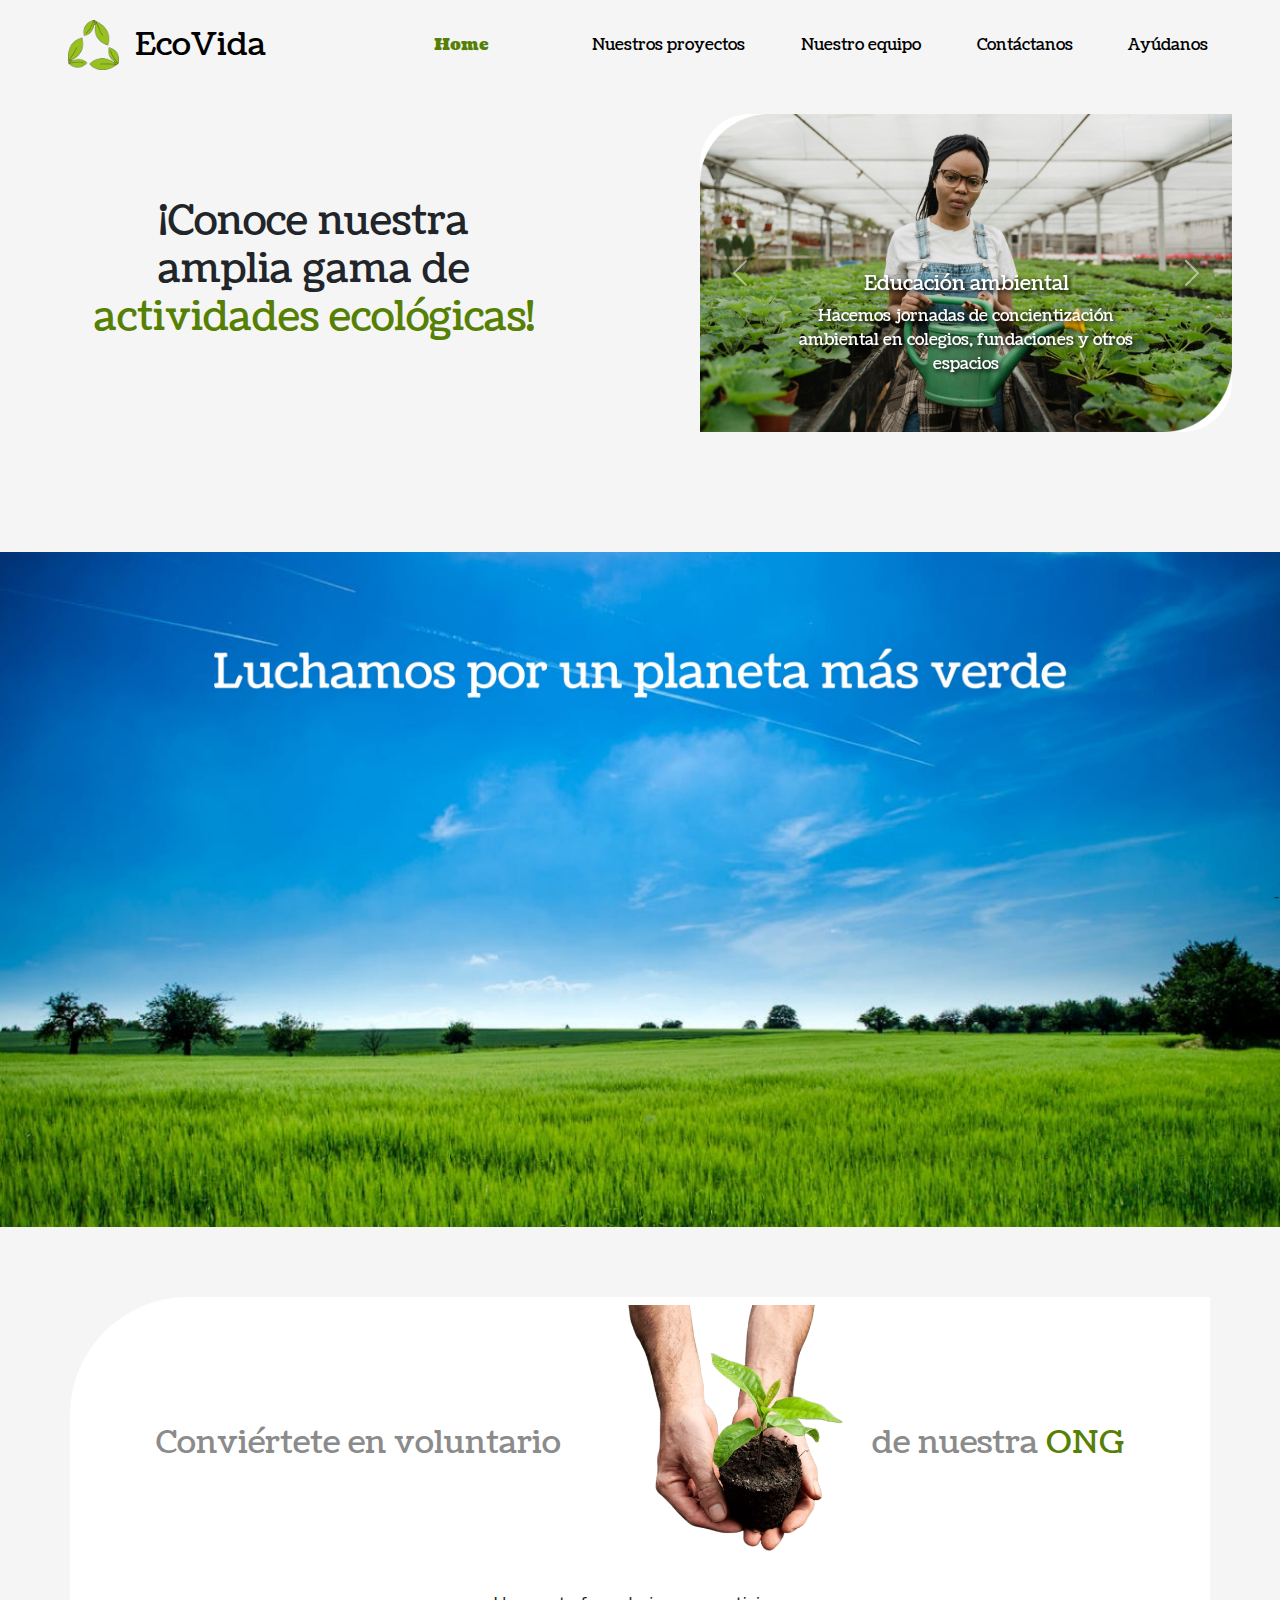
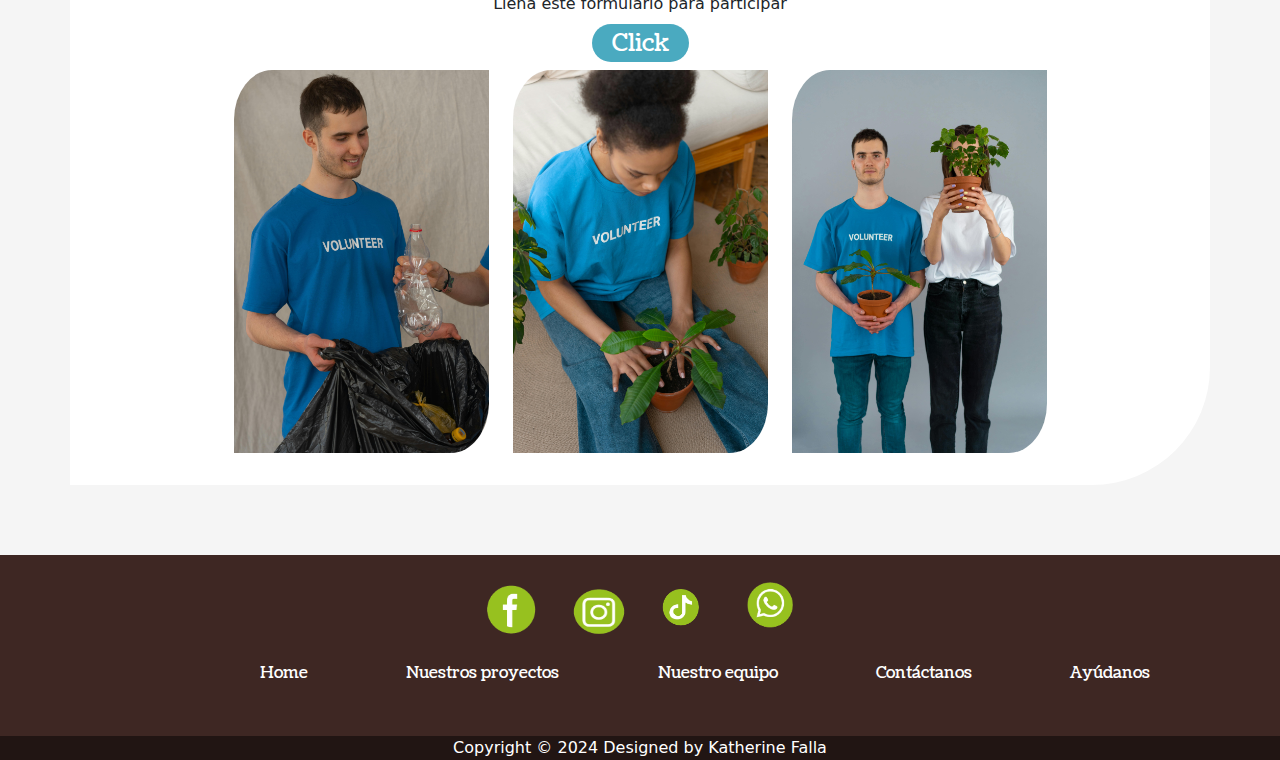
<file: index.html>
<!DOCTYPE html>
<html lang="en">
<head>
    <meta charset="UTF-8">
    <meta name="viewport" content="width=device-width, initial-scale=1.0">
    <title>Home</title>
    <link rel="icon" href="./img/favicon.ico">
    <link rel="stylesheet" href="./css/estiloshome.css">
    <link rel="stylesheet" href="./css/bootstrap.min (1).css">
    <style>
        @import url('https://fonts.googleapis.com/css2?family=Coustard:wght@400;900&display=swap');
        </style>
</head>
<body>
<!--Inicio de Navbar-->
<nav class="navbar navbar-expand-lg navbar-light bg-light bg-transparent w-100">
  <div class="container-fluid">
    <div class="logo-container d-inline-flex align-items-center mx-xl-5 mx-lg-4 mx-md-3 mx-sm-2 p-2">
      <img src="./img/vectores/Imagotipo_EcoVida.png" alt="Imagotipo de Ecovida hecho por Katherine Falla" style="max-width: 120px;" class="img-fluid w-25">
      <a class="navbar-brand fs-2 mx-3" href="#">EcoVida</a>
    </div>
    <button class="navbar-toggler" type="button" data-bs-toggle="collapse" data-bs-target="#navbarBasic" aria-controls="navbarBasic" aria-expanded="false" aria-label="Toggle navigation" style="border: none; margin-right: 15px;">
      <span class="navbar-toggler-icon" style="color: #568005; border-radius: 1px;"></span>
    </button>
    <div class="container d-flex col-9 justify-content-center"> 
      <div class="collapse navbar-collapse w-100" id="navbarBasic">
        <ul class="navbar-nav w-100 d-flex justify-content-evenly"> 
          <li class="nav-item active px-lg-4 px-xl-5">
            <a class="nav-link active" aria-current="page" href="./index.htm" target="_blank">Home</a>
          </li>
          <li class="nav-item">
            <a class="nav-link" href="./proyectos.html" target="_blank" tabindex="-1" aria-disabled="true">Nuestros proyectos</a>
          </li>
          <li class="nav-item">
            <a class="nav-link" href="./equipo.html" target="_blank" tabindex="-1" aria-disabled="true">Nuestro equipo</a>
          </li>
          <li class="nav-item">
            <a class="nav-link" href="./contacto.html" target="_blank" tabindex="-1" aria-disabled="true">Contáctanos</a>
          </li>
          <li class="nav-item">
            <a class="nav-link" href="./Ayudanos.html" target="_blank" tabindex="-1" aria-disabled="true">Ayúdanos</a>
          </li>
        </ul>
      </div>
    </div>
  </div>
</nav>
<!--Fin de Navbar-->
<main>
<!-- Inicio contenedor uno --> 
<div class="container_uno mb-5">
  <div class="row">
    <div class="col-lg-6 d-flex align-items-center justify-content-center mb-4 mb-lg-0">
      <h1 class="text-center mx-2">
        ¡Conoce nuestra <br> amplia gama de <br> <span class="verdeoscuro">actividades ecológicas!</span>
      </h1>
    </div>
    <div class="col-lg-6 d-flex justify-content-center">
      
<!-- Inicio carrusel uno -->
      <div id="carouselWithCaptions" class="carousel slide mx-2 mx-sm-5 my-4" data-bs-ride="carousel" style="max-width: 100%;">

        <div class="carousel-inner">
          <div class="carousel-item active">
            <img src="./img/Inicio_uno.jpg" class="d-block w-100 borde-redondo" alt="Slide 1">
            <div class="carousel-caption d-none d-sm-block">
              <h5 class="coustard">Educación ambiental</h5>
              <p>Hacemos jornadas de concientización ambiental en colegios, fundaciones y otros espacios</p>
            </div>
          </div>
          <div class="carousel-item">
            <img src="./img/Inicio_2.jpg" class="d-block w-100 borde-redondo" alt="Slide 2">
            <div class="carousel-caption d-none d-sm-block">
              <h5 class="coustard">Reforestación</h5>
              <p>Únete a nuestra ONG y ayúdanos a recuperar los ecosistemas naturales a través de nuestros proyectos de reforestación.</p>
            </div>
          </div>
          <div class="carousel-item">
            <img src="./img/Inicio_tres.jpg" class="d-block w-100 borde-redondo" alt="Slide 3">
            <div class="carousel-caption d-none d-sm-block">
              <h5 class="coustard">Reciclaje</h5>
              <p>Únete a nuestros proyectos de reciclaje y ayuda a cuidar el planeta.</p>
            </div>
          </div>
        </div>
        <a class="carousel-control-prev" href="#carouselWithCaptions" role="button" data-bs-slide="prev">
          <span class="carousel-control-prev-icon" aria-hidden="true"></span>
          <span class="visually-hidden">Previous</span>
        </a>
        <a class="carousel-control-next" href="#carouselWithCaptions" role="button" data-bs-slide="next">
          <span class="carousel-control-next-icon" aria-hidden="true"></span>
          <span class="visually-hidden">Next</span>
        </a>
      </div>
<!-- Fin carrusel uno -->
    </div>
  </div>
</div>
<!-- Fin contenedor uno -->
  <div class="w-100 h-100 mt-5"><img src="./img/Inicio_fondo.jpg" class="w-100 h-100 mt-5 animacion" alt="Paisaje verde"></div><!-- Imagen grande -->


<!-- Segundo contenedor -->
<div class="container align-items-center justify-content-center pb-2 pt-sm-2 blanco">
  <div class="row align-items-center justify-content-center blanco">
    <div class="d-none d-lg-flex align-items-center justify-content-center">
      <h2 class="gris text-center">
        Conviértete en voluntario <img src="./img/inicio_manos_plantita.png" alt="Manos con una plantita" class="mx-2 w-25 h-25"> de nuestra <span class="verdeoscuro">ONG</span>
      </h2>
    </div>
    <div class="d-md-flex d-lg-none w-100">
      <div class="row w-100">
        <div class="col-md-6 d-flex align-items-center justify-content-center">
          <h2 class="gris text-center">
            Conviértete en voluntario de nuestra <span class="verdeoscuro">ONG</span>
          </h2>
        </div>
        <div class="col-md-6 d-flex align-items-center justify-content-center">
          <img src="./img/inicio_manos_plantita.png" alt="Manos con una plantita" class="img-fluid d-none d-md-flex d-lg-none" style="width: 100%;">
        </div>
      </div>
    </div>
  </div>
  
  <div class="container text-center"></div>
  <p class="text-center">Llena este formulario para participar</p>
  <div class="d-flex justify-content-center mt-4">   <button type="button" class="btn-inscribirse"> <a href="./contacto.html" target="_blank" class="text-decoration-none">Click</a></button> <!-- Botón de inscribirse -->
</div>
<div class="container d-flex pb-4">
  <div class="row justify-content-center mt-4">
      <img src="./img/inicio_voluntario_uno.jpg" alt="Voluntario de Ecovida" class="col-3 img-fluid img-size col-md-4 col-lg-3 mb-3 mb-lg-0 borde-redondo">
      <img src="./img/inicio_voluntario_dos.jpg" alt="Voluntario de Ecovida" class="col-3 img-fluid img-size col-md-4 col-lg-3 mb-3 mb-lg-0 borde-redondo">
      <img src="./img/inicio_voluntario_tres.jpg" alt="Voluntario de Ecovida" class="col-3 img-fluid img-size col-12 col-md-4 col-lg-3 d-none d-md-block borde-redondo">
  </div>
</div>
</div>
<!-- Fin Segundo contenedor -->

</main>
<!-- Footer -->
<footer class="footer">
  <div class="container">
    <div class="d-flex justify-content-center mb-3">
      <div class="contenedor d-flex align-items-center">
        <a href="https://www.facebook.com/?locale=es_LA" target="_blank"><img src="./img/logo_de_facebook-removebg-preview.png" class="h-100 w-100" alt="logo de facebook"></a>  
        <a href="https://www.instagram.com/" target="_blank"><img src="./img/logo_instagram-removebg-preview.png" class="h-100 w-100" alt="logo de instagram"></a> 
         <a href="https://www.tiktok.com/es/" target="_blank"><img src="./img/logo_tiktok-removebg-preview.png" class="h-100 w-100" alt="logo de tik tok"></a> 
         <a href="https://web.whatsapp.com/" target="_blank"><img src="./img/logo_whatsapp-removebg-preview.png" class="h-100 w-100" alt="logo de WhatsApp"></a> 
      </div>
    </div>
    <div class="d-flex  mb-3">
      <ul class="d-flex w-100 mx-5 ">
        <li class="nav-item"></li>
          <a class="nav-link text-decoration-none" href="./index.html" target="_blank" tabindex="-1" aria-disabled="true">Home</a>
        </li>
        <li class="nav-item">
          <a class="nav-link text-decoration-none" href="./proyectos.html" target="_blank" tabindex="-1" aria-disabled="true">Nuestros proyectos</a>
        </li>
        <li class="nav-item">
          <a class="nav-link text-decoration-none" href="./equipo.html" target="_blank" tabindex="-1" aria-disabled="true">Nuestro equipo</a>
        </li>
        <li class="nav-item">
          <a class="nav-link text-decoration-none" href="./contacto.html" target="_blank" tabindex="-1" aria-disabled="true">Contáctanos</a>
        </li>
        <li class="nav-item">
          <a class="nav-link text-decoration-none" href="./Ayudanos.html" target="_blank" tabindex="-1" aria-disabled="true">Ayúdanos</a>
        </li>
      </ul>
    </div>
  </div>
</footer>
<!-- Fin footer -->
<div class="d-flex justify-content-center cafeo">
  <p class="mb-0">Copyright &COPY; 2024 Designed by Katherine Falla</p>
</div>
    <script src="./js/bootstrap.bundle.min (1).js"></script>
</body>
</html>
</file>
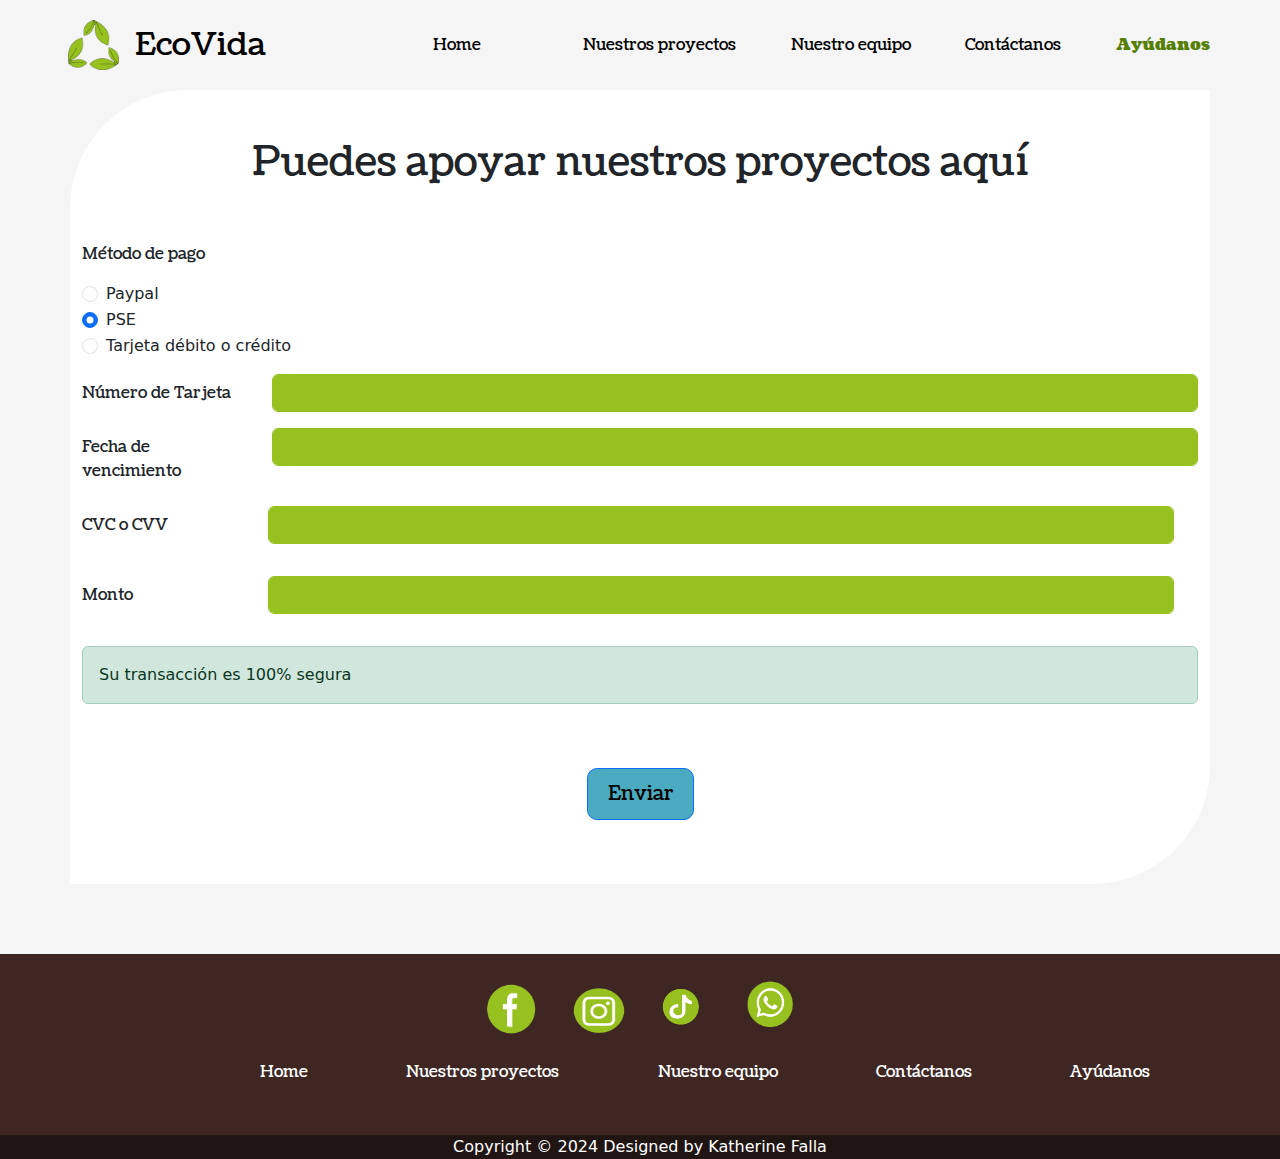
<file: Ayudanos.html>
<!DOCTYPE html>
<html lang="en">
<head>
    <meta charset="UTF-8">
    <meta name="viewport" content="width=device-width, initial-scale=1.0">
    <title>Contáctanos</title>
    <link rel="icon" href="./img/favicon.ico">
    <link rel="stylesheet" href="./css/estilosayuda.css">
    <link rel="stylesheet" href="./css/bootstrap.min (1).css">
    <style>
        @import url('https://fonts.googleapis.com/css2?family=Coustard:wght@400;900&display=swap');
        </style>
</head>
<body>
<!--Inicio de Navbar-->
<nav class="navbar navbar-expand-lg navbar-light bg-light bg-transparent w-100">
  <div class="container-fluid">
    <div class="logo-container d-inline-flex align-items-center mx-xl-5 mx-lg-4 mx-md-3 mx-sm-2 p-2">
      <img src="./img/vectores/Imagotipo_EcoVida.png" alt="Imagotipo de Ecovida hecho por Katherine Falla" style="max-width: 120px;" class="img-fluid w-25">
      <a class="navbar-brand fs-2 mx-3" href="#">EcoVida</a>
    </div>
    <button class="navbar-toggler" type="button" data-bs-toggle="collapse" data-bs-target="#navbarBasic" aria-controls="navbarBasic" aria-expanded="false" aria-label="Toggle navigation" style="border: none; margin-right: 15px;">
      <span class="navbar-toggler-icon" style="color: #568005; border-radius: 1px;"></span>
    </button>
    <div class="container d-flex col-9 justify-content-center"> 
      <div class="collapse navbar-collapse w-100" id="navbarBasic">
        <ul class="navbar-nav w-100 d-flex justify-content-evenly"> 
          <li class="nav-item active px-lg-4 px-xl-5">
            <a class="nav-link" aria-current="page" href="./index.html">Home</a>
          </li>
          <li class="nav-item">
            <a class="nav-link" href="./proyectos.html" tabindex="-1" aria-disabled="true">Nuestros proyectos</a>
          </li>
          <li class="nav-item">
            <a class="nav-link" href="./equipo.html" tabindex="-1" aria-disabled="true">Nuestro equipo</a>
          </li>
          <li class="nav-item">
            <a class="nav-link" href="./contacto.html" tabindex="-1" aria-disabled="true">Contáctanos</a>
          </li>
          <li class="nav-item">
            <a class="nav-link active" href="./Ayudanos.html" tabindex="-1" aria-disabled="true">Ayúdanos</a>
          </li>
        </ul>
      </div>
    </div>
  </div>
</nav>
<!--Fin de Navbar-->
<main>
<!--Inicio de contenedor-->
<div class="centro d-flex justify-content-center">
  <div class="container blanco w-100 mx-md-2 mx-lg3 mx-xl-4">
    <div class="col-12"> <h1 class="text-center p-5 coustard" >Puedes apoyar nuestros proyectos aquí</h1></div>
      <p class="coustard" >Método de pago</p>
      <div class="form-check">
          <input class="form-check-input" type="radio" name="radioDefault" id="formRadioDefault">
          <label class="form-check-label" for="formRadioDefault">Paypal</label>
        </div>
        <div class="form-check">
          <input class="form-check-input" type="radio" name="radioDefault" id="formRadioChecked" checked="">
          <label class="form-check-label" for="formRadioChecked">PSE</label>
        </div>
        <div class="form-check">     
          <input class="form-check-input coustard" type="radio" name="radioDefault" id="formRadioChecked">
          <label class="form-check-label" for="formRadioChecked">Tarjeta débito o crédito</label></div>
        <div class="row mb-3 my-3">
          <label for="inputEmail3" class="col-sm-2 col-form-label coustard">Número de Tarjeta</label>
          <div class="col-sm-10">
            <input type="email" class="form-control input-verde" id="inputEmail3">
          </div>
        </div>
        <div class="row mb-3 my-3">
          <label for="inputPassword3" class="col-sm-2 col-form-label coustard">Fecha de vencimiento</label>
          <div class="col-sm-10">
            <input type="password" class="form-control input-verde" id="inputPassword3">
          </div>
          <div class="row mb-3 my-3">
              <label for="inputEmail3" class="col-sm-2 col-form-label coustard">CVC o CVV</label>
              <div class="col-sm-10">
                <input type="email" class="form-control input-verde" id="inputEmail3">
              </div>
            </div>
            <div class="row mb-3 my-3">
              <label for="inputPassword3" class="col-sm-2 col-form-label coustard">Monto</label>
              <div class="col-sm-10">
                <input type="password" class="form-control input-verde" id="inputPassword3">
              </div>
            </div>
        </div>
        <div class="alert alert-success" role="alert">
          Su transacción es 100% segura
        </div>
        <div class="d-flex justify-content-center mx-3 my-5"> <button type="submit" class="btn btn-primary my-3 mx-auto">Enviar</button></div>
        </div>
</div>
<!--Fin de contenedor-->       


</main>
<!-- Footer -->
<footer class="footer">
  <div class="container">
    <div class="d-flex justify-content-center mb-3">
      <div class="contenedor d-flex align-items-center">
        <a href="https://www.facebook.com/?locale=es_LA" target="_blank"><img src="./img/logo_de_facebook-removebg-preview.png" class="h-100 w-100" alt="logo de facebook"></a>  
        <a href="https://www.instagram.com/" target="_blank"><img src="./img/logo_instagram-removebg-preview.png" class="h-100 w-100" alt="logo de instagram"></a> 
         <a href="https://www.tiktok.com/es/" target="_blank"><img src="./img/logo_tiktok-removebg-preview.png" class="h-100 w-100" alt="logo de tik tok"></a> 
         <a href="https://web.whatsapp.com/" target="_blank"><img src="./img/logo_whatsapp-removebg-preview.png" class="h-100 w-100" alt="logo de WhatsApp"></a> 
      </div>
    </div>
    <div class="d-flex  mb-3">
      <ul class="d-flex w-100 mx-5 ">
        <li class="nav-item"></li>
          <a class="nav-link text-decoration-none" href="./index.html" tabindex="-1" aria-disabled="true">Home</a>
        </li>
        <li class="nav-item">
          <a class="nav-link text-decoration-none" href="./proyectos.html" tabindex="-1" aria-disabled="true">Nuestros proyectos</a>
        </li>
        <li class="nav-item">
          <a class="nav-link text-decoration-none" href="/equipo.html" tabindex="-1" aria-disabled="true">Nuestro equipo</a>
        </li>
        <li class="nav-item">
          <a class="nav-link text-decoration-none" href="./contacto.html" tabindex="-1" aria-disabled="true">Contáctanos</a>
        </li>
        <li class="nav-item">
          <a class="nav-link text-decoration-none" href="./Ayudanos.html" tabindex="-1" aria-disabled="true">Ayúdanos</a>
        </li>
      </ul>
    </div>
  </div>
</footer>
<!-- Fin footer -->
<div class="d-flex justify-content-center cafeo">
  <p class="mb-0">Copyright &COPY; 2024 Designed by Katherine Falla</p>
</div>
    <script src="./js/bootstrap.bundle.min (1).js"></script>
</body>
</html>
</file>
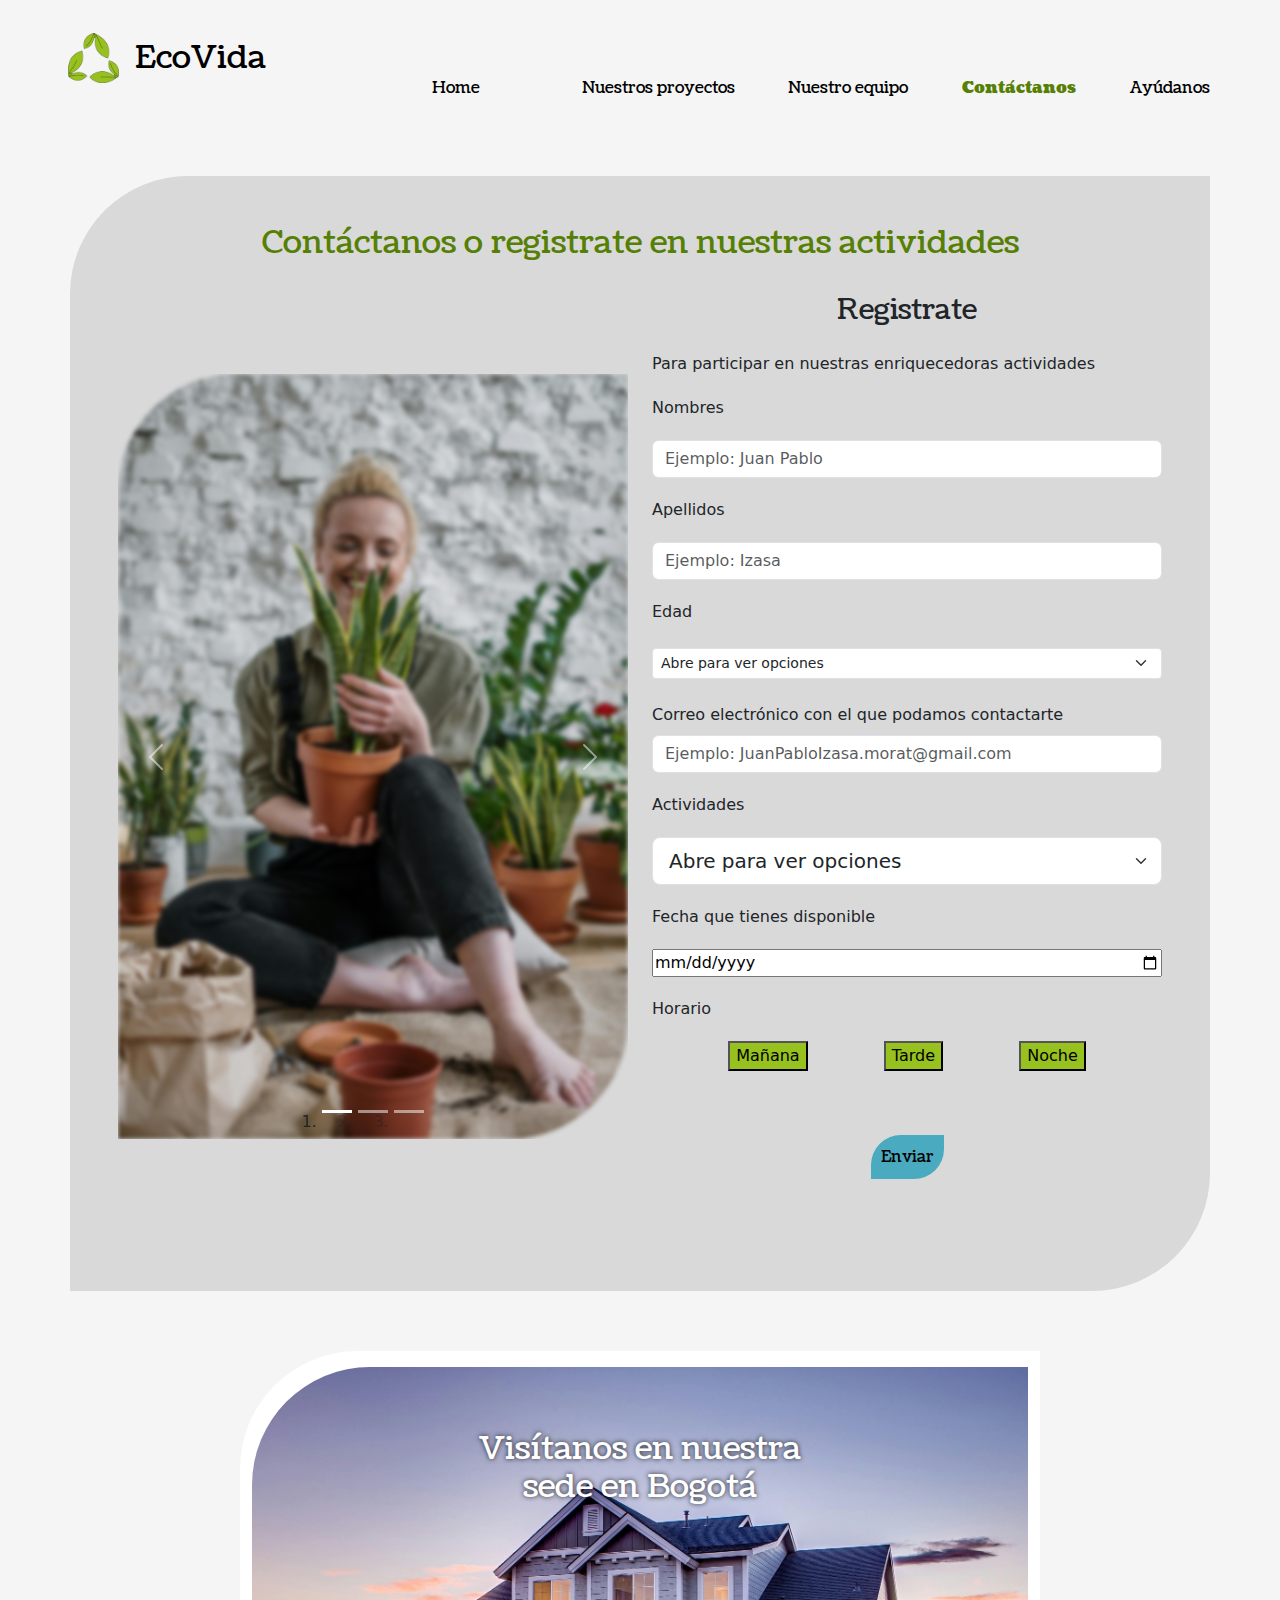
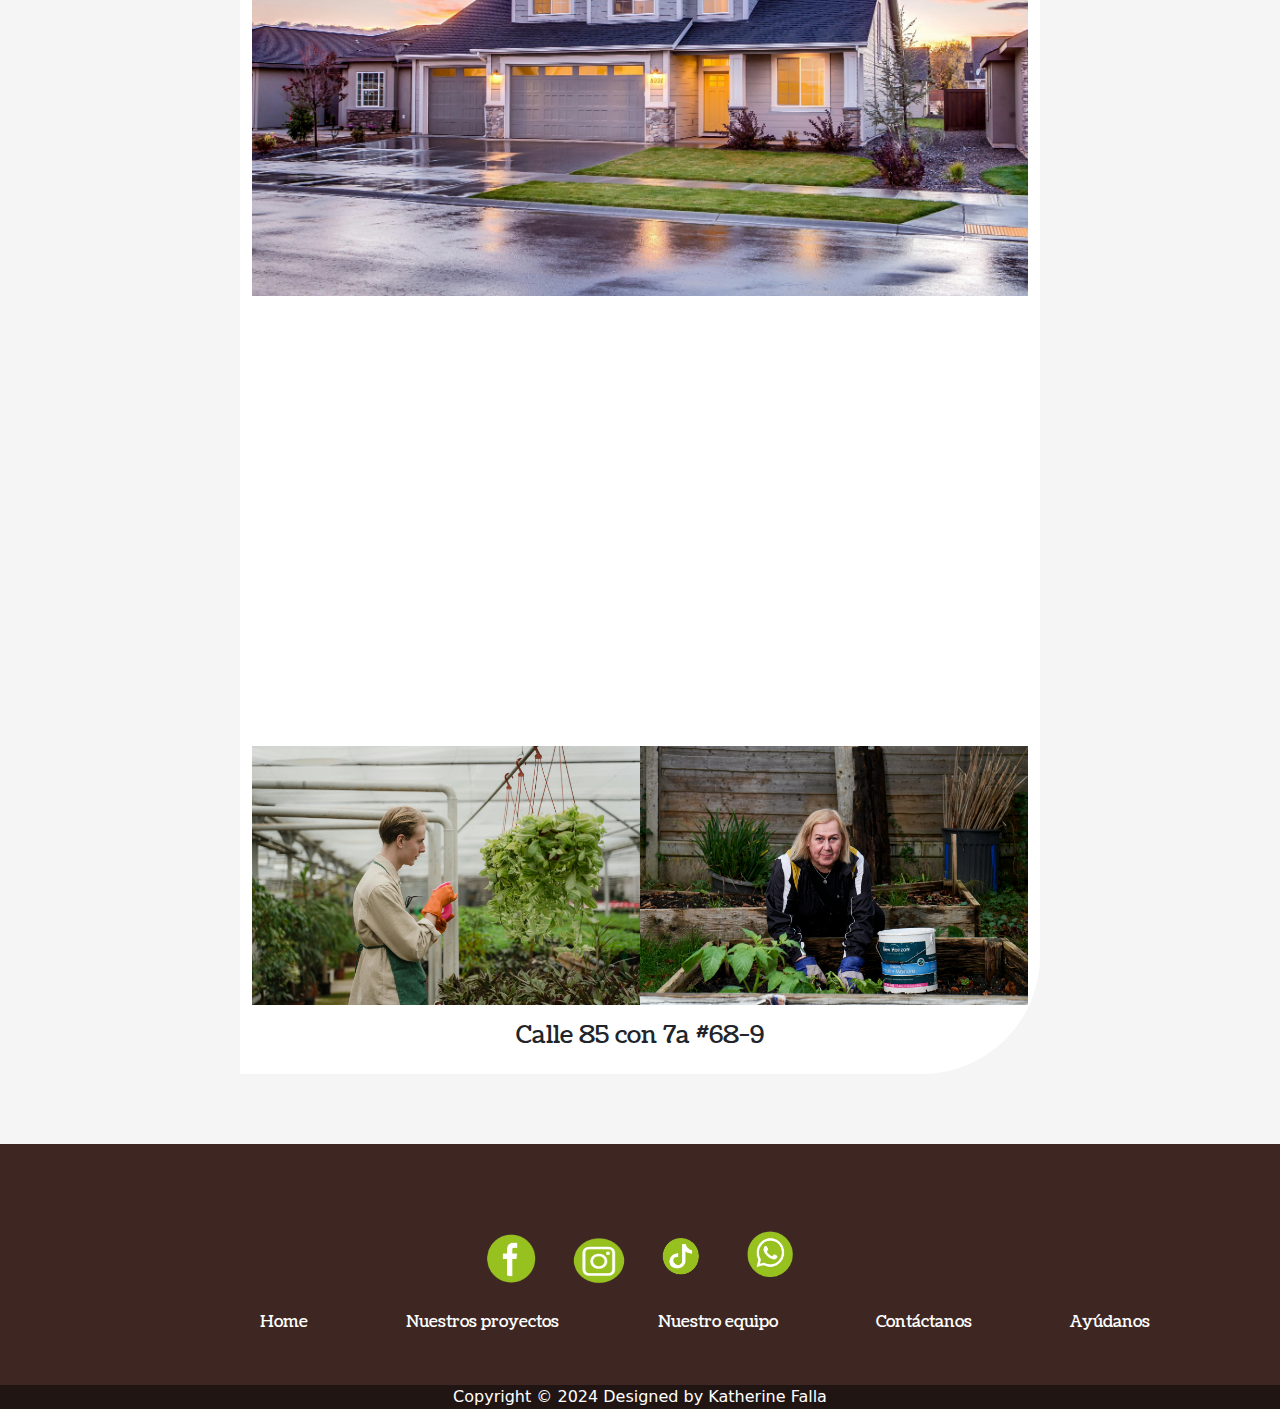
<file: contacto.html>
<!DOCTYPE html>
<html lang="en">
<head>
    <meta charset="UTF-8">
    <meta name="viewport" content="width=device-width, initial-scale=1.0">
    <title>Contáctanos</title>
    <link rel="icon" href="./img/favicon.ico">
    <link rel="stylesheet" href="./css/estiloscontacto.css">
    <link rel="stylesheet" href="./css/bootstrap.min (1).css">
    <style>
        @import url('https://fonts.googleapis.com/css2?family=Coustard:wght@400;900&display=swap');
        </style>
</head>
<body>
<!--Inicio de Navbar-->
<nav class="navbar navbar-expand-lg navbar-light bg-light bg-transparent w-100">
  <div class="container-fluid">
    <div class="logo-container d-inline-flex align-items-center mx-xl-5 mx-lg-4 mx-md-3 mx-sm-2 p-2">
      <img src="./img/vectores/Imagotipo_EcoVida.png" alt="Imagotipo de Ecovida hecho por Katherine Falla" style="max-width: 120px;" class="img-fluid w-25">
      <a class="navbar-brand fs-2 mx-3" href="#">EcoVida</a>
    </div>
    <button class="navbar-toggler" type="button" data-bs-toggle="collapse" data-bs-target="#navbarBasic" aria-controls="navbarBasic" aria-expanded="false" aria-label="Toggle navigation" style="border: none; margin-right: 15px;">
      <span class="navbar-toggler-icon" style="color: #568005; border-radius: 1px;"></span>
    </button>
    <div class="container d-flex col-9 justify-content-center"> 
      <div class="collapse navbar-collapse w-100" id="navbarBasic">
        <ul class="navbar-nav w-100 d-flex justify-content-evenly"> 
          <li class="nav-item active px-lg-4 px-xl-5">
            <a class="nav-link" aria-current="page" href="./index.html">Home</a>
          </li>
          <li class="nav-item">
            <a class="nav-link" href="./proyectos.html" tabindex="-1" aria-disabled="true">Nuestros proyectos</a>
          </li>
          <li class="nav-item">
            <a class="nav-link" href="./equipo.html" tabindex="-1" aria-disabled="true">Nuestro equipo</a>
          </li>
          <li class="nav-item">
            <a class="nav-link active" href="./contacto.html" tabindex="-1" aria-disabled="true">Contáctanos</a>
          </li>
          <li class="nav-item">
            <a class="nav-link" href="./Ayudanos.html" tabindex="-1" aria-disabled="true">Ayúdanos</a>
          </li>
        </ul>
      </div>
    </div>
  </div>
</nav>
<!--Fin de Navbar-->
<main>

<!--Inicio de formulario-->
<div class="container gris p-xl-5 p-lg-4 p-md-5 p-sm-5">
    <div class="row"><h2 class="text-center" >Contáctanos o registrate en nuestras actividades </h2></div>
    <div class="row"> 
        <div class="col-6 my-4 my-auto"> 
          <div id="carouselWithIndicators" class="carousel slide  d-none d-md-block" data-bs-ride="carousel">
          <ol class="carousel-indicators">
            <li data-bs-target="#carouselWithIndicators" data-bs-slide-to="0" class="active"></li>
            <li data-bs-target="#carouselWithIndicators" data-bs-slide-to="1"></li>
            <li data-bs-target="#carouselWithIndicators" data-bs-slide-to="2"></li>
          </ol>
          <div class="carousel-inner">
            <div class="carousel-item active">
              <img src="./img/contactanos_formulario.jpg" class="d-block w-100" alt="Slide 1">
            </div>
            <div class="carousel-item">
              <img src="./img/contacto_formulario_dos.jpg" class="d-block w-100" alt="Slide 2">
            </div>
            <div class="carousel-item">
              <img src="./img/contaxto_formulario_tres.jpg" class="d-block w-100" alt="Slide 3">
            </div>
          </div>
          <a class="carousel-control-prev" href="#carouselWithIndicators" role="button" data-bs-slide="prev">
            <span class="carousel-control-prev-icon" aria-hidden="true"></span>
            <span class="visually-hidden">Previous</span>
          </a>
          <a class="carousel-control-next" href="#carouselWithIndicators" role="button" data-bs-slide="next">
            <span class="carousel-control-next-icon" aria-hidden="true"></span>
            <span class="visually-hidden">Next</span>
          </a>
        </div> </div>
        <div class="formulario col-sm-12 col-md-6 col-lg-6 col-xl-6 al" > 
            <h3 class="text-center my-4" >Registrate</h3>
            <p class="mb-2" >Para participar en nuestras enriquecedoras actividades</p>
            <p>Nombres</p>
            <input type="text" class="form-control" placeholder="Ejemplo: Juan Pablo">
            <p>Apellidos</p>
            <input type="text" class="form-control" placeholder="Ejemplo: Izasa">
            <p>Edad</p>
            <select class="form-select form-select-sm my-4" aria-label="Small select">
                <option selected="">Abre para ver opciones</option>
                <option value="1">De 1 a 15</option>
                <option value="2">De 16 a 30</option>
                <option value="3">Más de 30</option>
              </select>
            <label for="formControlInput" class="form-label">Correo electrónico con el que podamos contactarte</label>
<input type="email" class="form-control" id="formControlInput" placeholder="Ejemplo: JuanPabloIzasa.morat@gmail.com">
            <p>Actividades </p>
            <select class="form-select form-select-lg" aria-label="Large select">
                <option selected="2">Abre para ver opciones</option>
                <option value="1">Actividades de reforestación</option>
                <option value="2">Actividades de protección de animales nativos</option>
                <option value="3">Actividades de reciclaje</option>
            </select>
            <p>Fecha que tienes disponible</p>
            <input type="date" class="w-100" required="15">
            <p>Horario</p>
            <div class="botones d-flex w-100 justify-content-evenly">
              <button>Mañana</button><button>Tarde</button><button>Noche</button>
            </div>
            <div class="d-flex justify-content-center mx-3 my-5"> <button type="submit" class="btn btn-primary my-3 mx-auto">Enviar</button></div>
            

        </div>
    </div>
    </div>

</div>
<!--Fin de formulario-->

<!--Inicio de información-->
  <div class="container informacion justify-content-center py-sm-4 py-md-4 py-lg-3 py-xl-3 ">
    <div class="imagen-container">
      <img src="./img/contactanos_casa.jpg" class="w-100 h-100 fondito" alt="Casa de 2 pisos, ubicaión ficticia de EcoVida">
      <div class="texto-superpuesto"><h2> Visítanos en nuestra sede en Bogotá </h2></div>
    </div>
    <div class="mapa d-flex justify-content-center w-100 h-100"> <iframe src="https://www.google.com/maps/embed?pb=!1m18!1m12!1m3!1d591.0743280878784!2d-73.97044347003586!3d4.725141450526127!2m3!1f0!2f0!3f0!3m2!1i1024!2i768!4f13.1!3m3!1m2!1s0x8e3f8f72b5cb274d%3A0xfe59e8bd1cd2d134!2sparque%20villa%2070!5e0!3m2!1ses!2sco!4v1726452272761!5m2!1ses!2sco" width="100%" height="450" style="border:0;" allowfullscreen="" loading="lazy" referrerpolicy="no-referrer-when-downgrade"></iframe></div>
  <div class="d-flex">
  <div class="col d-none d-md-block"><img src="./img/contactanos_muchacho.jpg" class="w-100" alt="muchacho plantando en una huerta"></div>
  <div class="col-sm-12 col-md-6 col-lg-6 col-xl-6"><img src="./img/contactanos_señora.jpg" class="w-100" alt="señora con una planta en las manos"></div>
</div>
  <h4 class="mt-3">Calle 85 con 7a #68-9</h4>
  </div>
<!--fin de información-->


</main>
<!-- Footer -->
<footer class="footer">
  <div class="container">
    <div class="d-flex justify-content-center mb-3">
      <div class="contenedor d-flex align-items-center">
        <a href="https://www.facebook.com/?locale=es_LA" target="_blank"><img src="./img/logo_de_facebook-removebg-preview.png" class="h-100 w-100" alt="logo de facebook"></a>  
        <a href="https://www.instagram.com/" target="_blank"><img src="./img/logo_instagram-removebg-preview.png" class="h-100 w-100" alt="logo de instagram"></a> 
         <a href="https://www.tiktok.com/es/" target="_blank"><img src="./img/logo_tiktok-removebg-preview.png" class="h-100 w-100" alt="logo de tik tok"></a> 
         <a href="https://web.whatsapp.com/" target="_blank"><img src="./img/logo_whatsapp-removebg-preview.png" class="h-100 w-100" alt="logo de WhatsApp"></a> 
      </div>
    </div>
    <div class="d-flex  mb-3">
      <ul class="d-flex w-100 mx-5 ">
        <li class="nav-item"></li>
          <a class="nav-link text-decoration-none" href="./index.html" tabindex="-1" aria-disabled="true">Home</a>
        </li>
        <li class="nav-item">
          <a class="nav-link text-decoration-none" href="./proyectos.html" tabindex="-1" aria-disabled="true">Nuestros proyectos</a>
        </li>
        <li class="nav-item">
          <a class="nav-link text-decoration-none" href="/equipo.html" tabindex="-1" aria-disabled="true">Nuestro equipo</a>
        </li>
        <li class="nav-item">
          <a class="nav-link text-decoration-none" href="./contacto.html" tabindex="-1" aria-disabled="true">Contáctanos</a>
        </li>
        <li class="nav-item">
          <a class="nav-link text-decoration-none" href="./Ayudanos.html" tabindex="-1" aria-disabled="true">Ayúdanos</a>
        </li>
      </ul>
    </div>
  </div>
</footer>
<!-- Fin footer -->
<div class="d-flex justify-content-center cafeo">
  <p class="mb-0">Copyright &COPY; 2024 Designed by Katherine Falla</p>
</div>
    <script src="./js/bootstrap.bundle.min (1).js"></script>
</body>
</html>
</file>
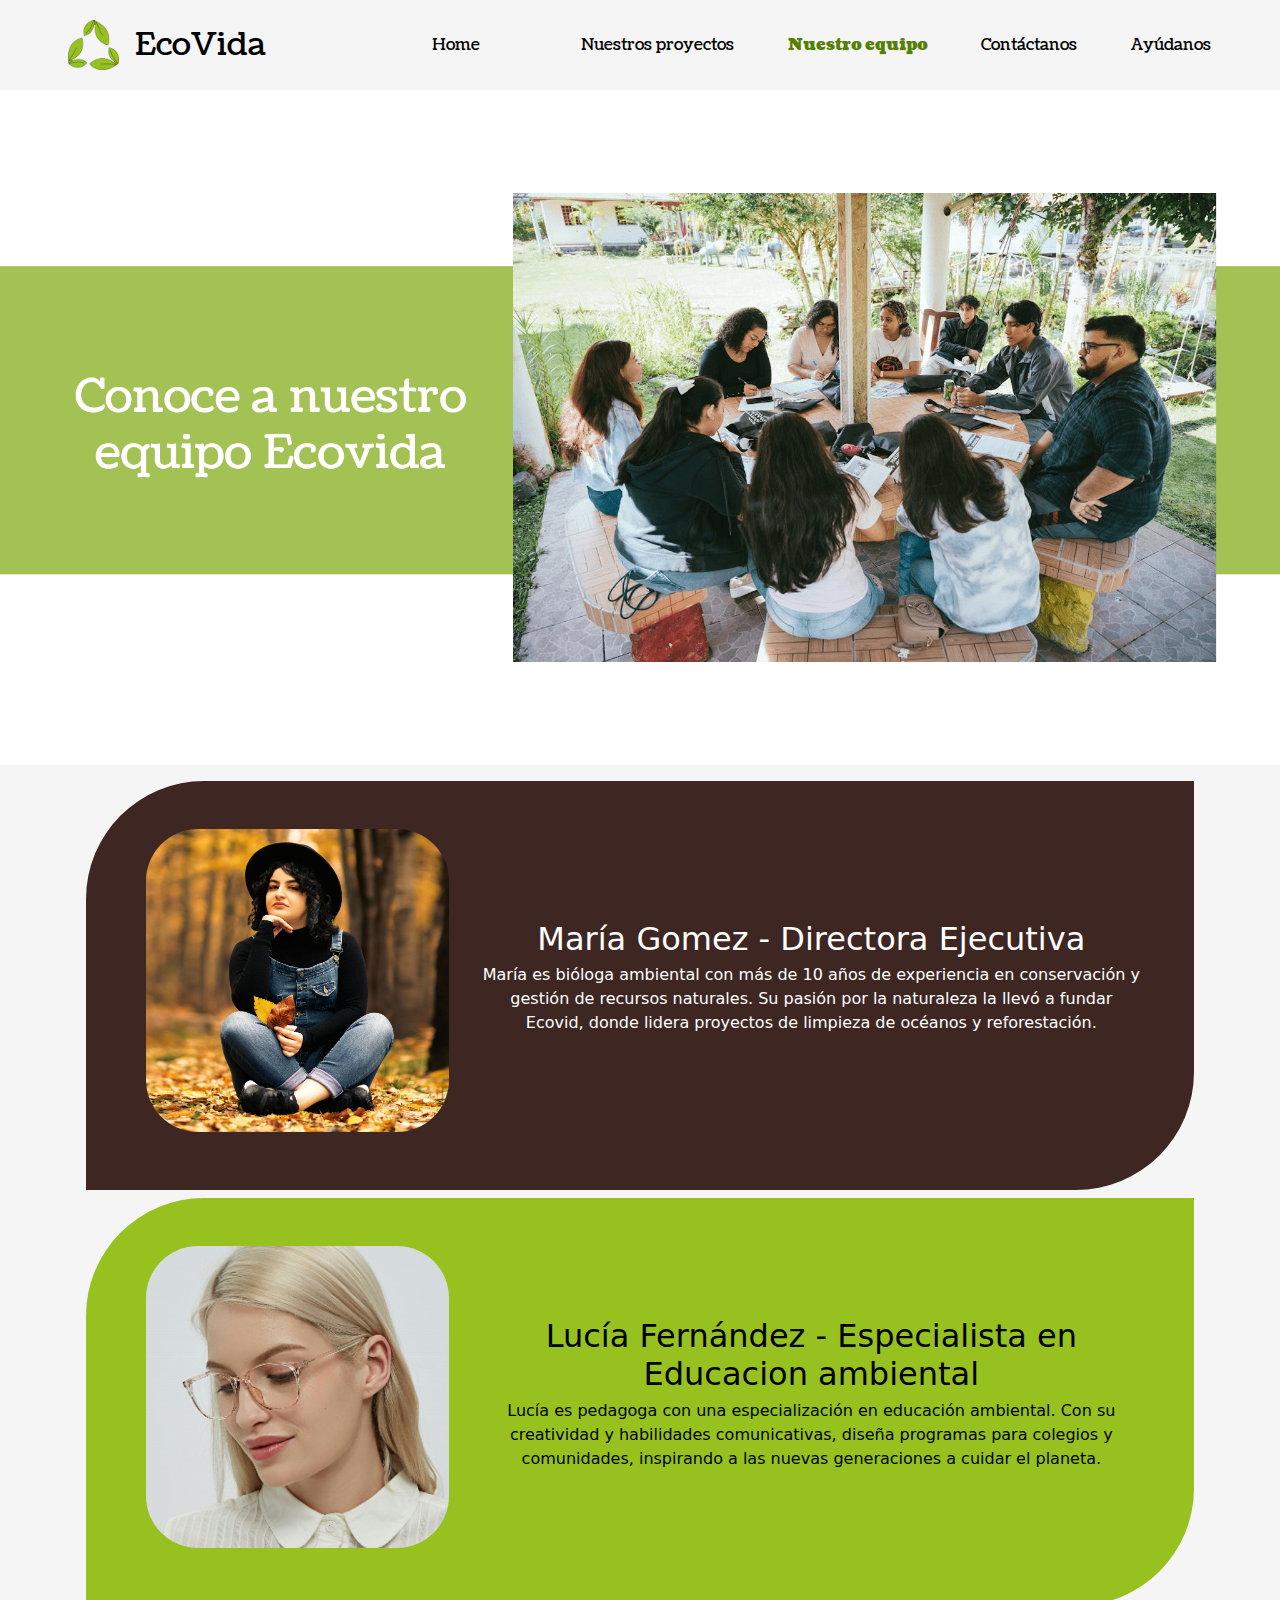
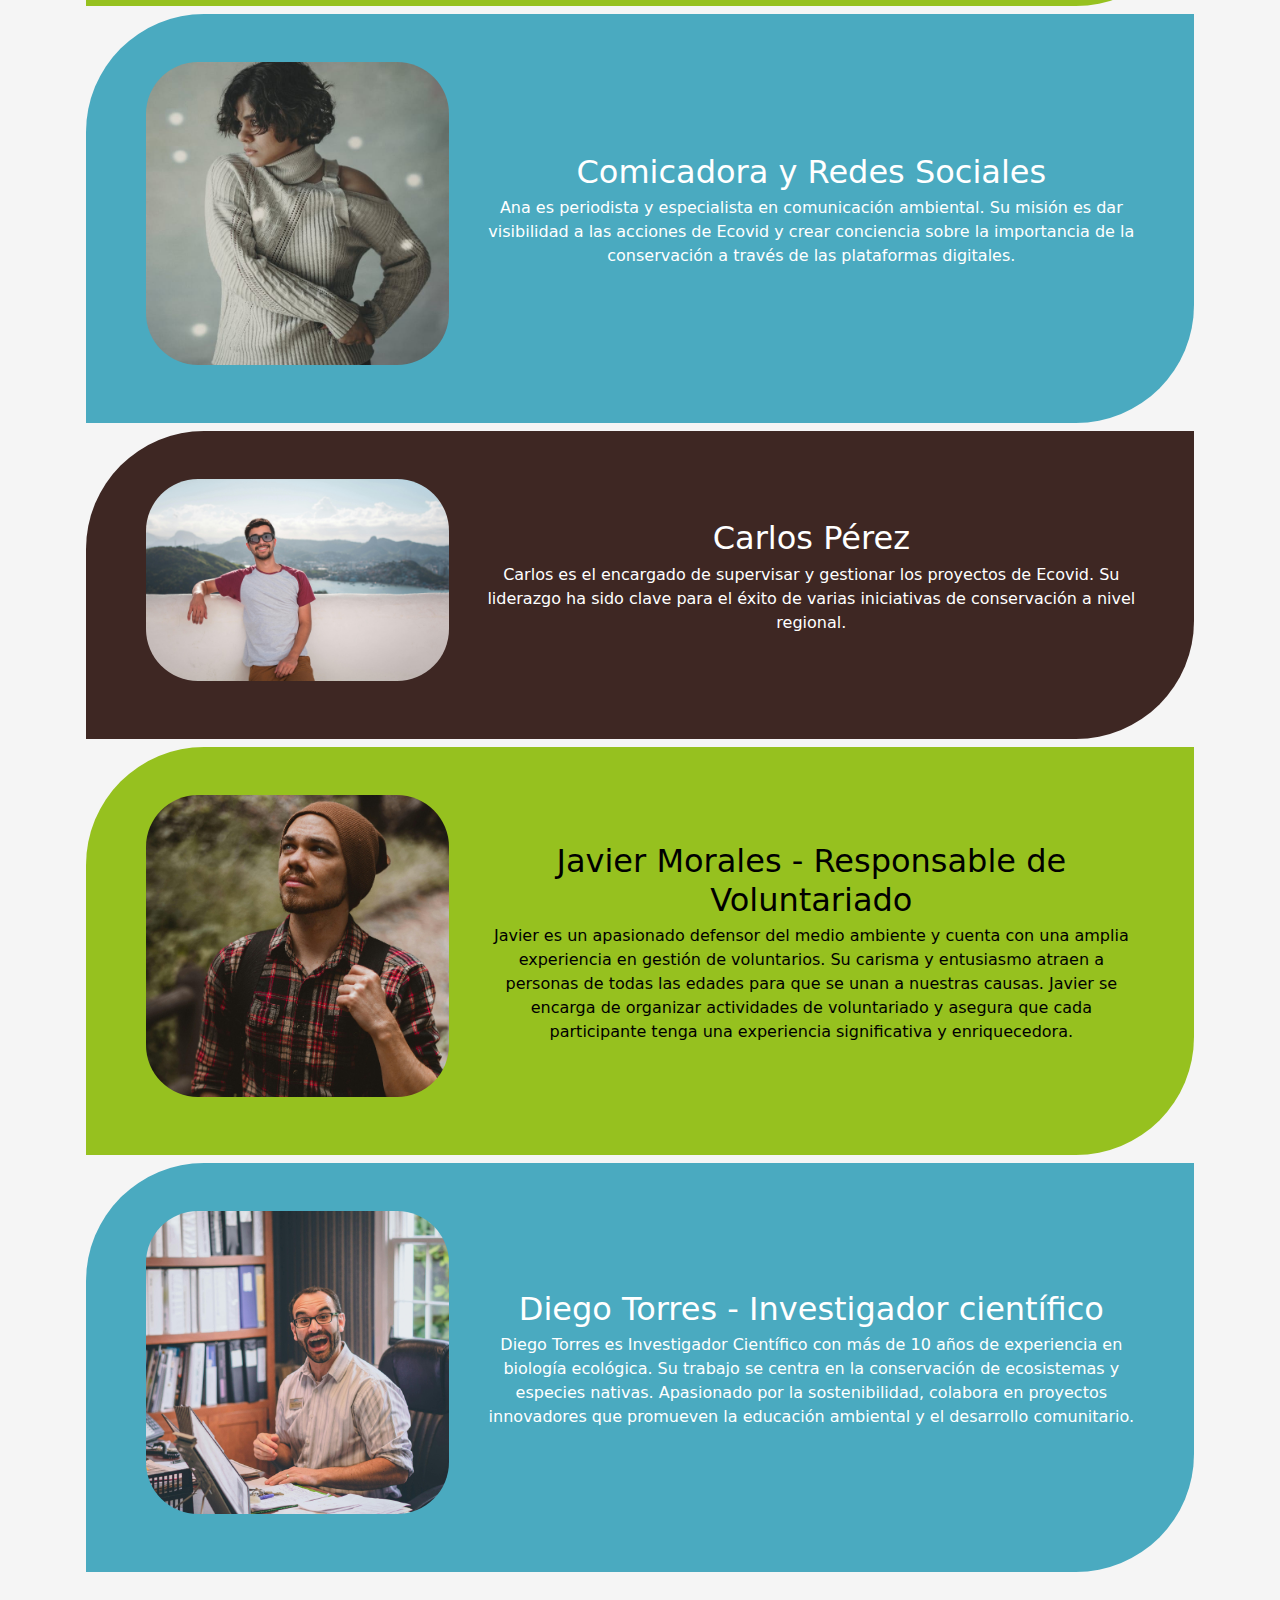
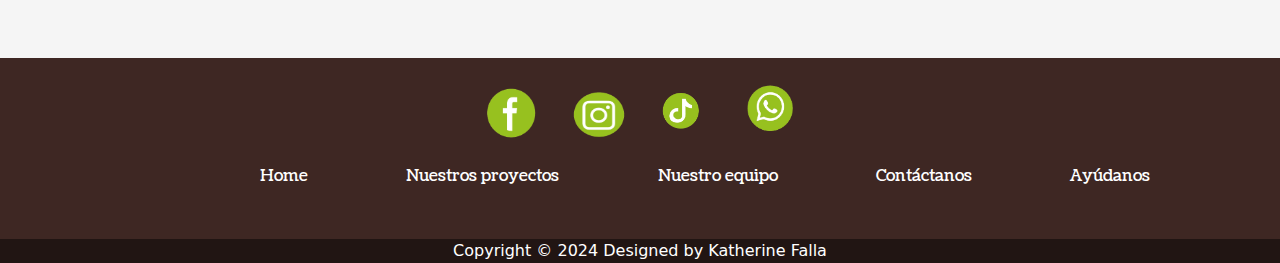
<file: equipo.html>
<!DOCTYPE html>
<html lang="en">
<head>
    <meta charset="UTF-8">
    <meta name="viewport" content="width=device-width, initial-scale=1.0">
    <title>Nuestros equipo</title>
    <link rel="icon" href="./img/favicon.ico">
    <link rel="stylesheet" href="./css/estilosequipo.css">
    <link rel="stylesheet" href="./css/bootstrap.min (1).css">
    <style>
        @import url('https://fonts.googleapis.com/css2?family=Coustard:wght@400;900&display=swap');
        </style>
</head>
<body>
<!--Inicio de Navbar-->
<nav class="navbar navbar-expand-lg navbar-light bg-light bg-transparent w-100">
  <div class="container-fluid">
    <div class="logo-container d-inline-flex align-items-center mx-xl-5 mx-lg-4 mx-md-3 mx-sm-2 p-2">
      <img src="./img/vectores/Imagotipo_EcoVida.png" alt="Imagotipo de Ecovida hecho por Katherine Falla" style="max-width: 120px;" class="img-fluid w-25">
      <a class="navbar-brand fs-2 mx-3" href="#">EcoVida</a>
    </div>
    <button class="navbar-toggler" type="button" data-bs-toggle="collapse" data-bs-target="#navbarBasic" aria-controls="navbarBasic" aria-expanded="false" aria-label="Toggle navigation" style="border: none; margin-right: 15px;">
      <span class="navbar-toggler-icon" style="color: #568005; border-radius: 1px;"></span>
    </button>
    <div class="container d-flex col-9 justify-content-center"> 
      <div class="collapse navbar-collapse w-100" id="navbarBasic">
        <ul class="navbar-nav w-100 d-flex justify-content-evenly"> 
          <li class="nav-item active px-lg-4 px-xl-5">
            <a class="nav-link" aria-current="page" href="./index.html">Home</a>
          </li>
          <li class="nav-item">
            <a class="nav-link" href="./proyectos.html" tabindex="-1" aria-disabled="true">Nuestros proyectos</a>
          </li>
          <li class="nav-item">
            <a class="nav-link active" href="./equipo.html" tabindex="-1" aria-disabled="true">Nuestro equipo</a>
          </li>
          <li class="nav-item">
            <a class="nav-link" href="./contacto.html" tabindex="-1" aria-disabled="true">Contáctanos</a>
          </li>
          <li class="nav-item">
            <a class="nav-link" href="./Ayudanos.html" tabindex="-1" aria-disabled="true">Ayúdanos</a>
          </li>
        </ul>
      </div>
    </div>
  </div>
</nav>
<!--Fin de Navbar-->

<main>
<!--Inicio de imagen-->
<img src="img/banner_equipo.png" class="w-100 h-100 animacion" alt="">
<!--fin de imagen -->

<!--Inicio de contenedor de informacion de equipo -->
<div class="container p-5 p-xl p-lg-2 p-md-1 p-sm-1">
    <div class="row align-items-center m-xl-2 mx-lg-2 m-md-1 m-sm-1 perfil-card cafe">
      <div class="col-4 text center">
      <img src="./img/equipo_maria_gomez.jpg" class="w-100 h-100 p-xl p-lg-2 p-md-1 p-sm-1" alt="Directora Marìa Gomez">
      </div>
      <div class="col-8">
        <h2 class=" text-center" >María Gomez - Directora Ejecutiva</h2>
        <p class=" text-center" > María es bióloga ambiental con más de 10 años de experiencia en conservación y gestión de recursos naturales. Su pasión por la naturaleza la llevó a fundar Ecovid, donde lidera proyectos de limpieza de océanos y reforestación.</p>
      </div>
    </div>
    <div class="row align-items-center m-xl-2 mx-lg-2 m-md-1 m-sm-1 perfil-card verde">
      <div class="col-4 text center">
      <img src="./img/equipo_lucia.jpg" class="w-100 h-100 p-xl p-lg-2 p-md-1 p-sm-1" alt="Directora Marìa Gomez">
      </div>
      <div class="col-8">
        <h2 class=" text-center" >Lucía Fernández - Especialista en Educacion ambiental</h2>
        <p class=" text-center" > Lucía es pedagoga con una especialización en educación ambiental. Con su creatividad y habilidades comunicativas, diseña programas para colegios y comunidades, inspirando a las nuevas generaciones a cuidar el planeta.</p>
      </div>
    </div>
    <div class="row align-items-center m-xl-2 mx-lg-2 m-md-1 m-sm-1 perfil-card azul">
      <div class="col-4 text center">
      <img src="./img/equipo_ana.jpeg" class="w-100 h-100 p-xl p-lg-2 p-md-1 p-sm-1" alt="Directora Marìa Gomez">
      </div>
      <div class="col-8">
        <h2 class=" text-center" >Comicadora y Redes Sociales</h2>
        <p class=" text-center" > Ana es periodista y especialista en comunicación ambiental. Su misión es dar visibilidad a las acciones de Ecovid y crear conciencia sobre la importancia de la conservación a través de las plataformas digitales.</p>
      </div>
    </div>
    <div class="row align-items-center m-xl-2 mx-lg-2 m-md-1 m-sm-1 perfil-card cafe">
      <div class="col-4 text center">
      <img src="./img/equipo_carlos.jpg" class="w-100 h-100 p-xl p-lg-2 p-md-1 p-sm-1" alt="Directora Marìa Gomez">
      </div>
      <div class="col-8">
        <h2 class=" text-center" >Carlos Pérez</h2>
        <p class=" text-center" > Carlos es el encargado de supervisar y gestionar los proyectos de Ecovid. Su liderazgo ha sido clave para el éxito de varias iniciativas de conservación a nivel regional.</p>
      </div>
    </div>
    <div class="row align-items-center m-xl-2 mx-lg-2 m-md-1 m-sm-1 perfil-card verde">
      <div class="col-4 text center">
      <img src="./img/equipo_javier.jpg" class="w-100 h-100 p-xl p-lg-2 p-md-1 p-sm-1" alt="Directora Marìa Gomez">
      </div>
      <div class="col-8">
        <h2 class=" text-center" >Javier Morales - Responsable de Voluntariado</h2>
        <p class=" text-center" > Javier es un apasionado defensor del medio ambiente y cuenta con una amplia experiencia en gestión de voluntarios. Su carisma y entusiasmo atraen a personas de todas las edades para que se unan a nuestras causas. Javier se encarga de organizar actividades de voluntariado y asegura que cada participante tenga una experiencia significativa y enriquecedora.</p>
      </div>
    </div>
     <div class="row align-items-center m-xl-2 mx-lg-2 m-md-1 m-sm-1 perfil-card azul">
      <div class="col-4 text center">
      <img src="./img/equipo_diego.jpg" class="w-100 h-100 p-xl p-lg-2 p-md-1 p-sm-1" alt="Directora Marìa Gomez">
      </div>
      <div class="col-8">
        <h2 class=" text-center" >Diego Torres - Investigador científico</h2>
        <p class=" text-center" > Diego Torres es Investigador Científico con más de 10 años de experiencia en biología ecológica. Su trabajo se centra en la conservación de ecosistemas y especies nativas. Apasionado por la sostenibilidad, colabora en proyectos innovadores que promueven la educación ambiental y el desarrollo comunitario.</p>
      </div>
    </div>
</div>
<!--fin de contenedor de informacion de equipo -->
</main>
<!-- Footer -->
<footer class="footer">
  <div class="container">
    <div class="d-flex justify-content-center mb-3">
      <div class="contenedor d-flex align-items-center">
        <a href="https://www.facebook.com/?locale=es_LA" target="_blank"><img src="./img/logo_de_facebook-removebg-preview.png" class="h-100 w-100" alt="logo de facebook"></a>  
        <a href="https://www.instagram.com/" target="_blank"><img src="./img/logo_instagram-removebg-preview.png" class="h-100 w-100" alt="logo de instagram"></a> 
         <a href="https://www.tiktok.com/es/" target="_blank"><img src="./img/logo_tiktok-removebg-preview.png" class="h-100 w-100" alt="logo de tik tok"></a> 
         <a href="https://web.whatsapp.com/" target="_blank"><img src="./img/logo_whatsapp-removebg-preview.png" class="h-100 w-100" alt="logo de WhatsApp"></a> 
      </div>
    </div>
    <div class="d-flex  mb-3">
      <ul class="d-flex w-100 mx-5 ">
        <li class="nav-item"></li>
          <a class="nav-link text-decoration-none" href="./index.html" tabindex="-1" aria-disabled="true">Home</a>
        </li>
        <li class="nav-item">
          <a class="nav-link text-decoration-none" href="./proyectos.html" tabindex="-1" aria-disabled="true">Nuestros proyectos</a>
        </li>
        <li class="nav-item">
          <a class="nav-link text-decoration-none" href="/equipo.html" tabindex="-1" aria-disabled="true">Nuestro equipo</a>
        </li>
        <li class="nav-item">
          <a class="nav-link text-decoration-none" href="./contacto.html" tabindex="-1" aria-disabled="true">Contáctanos</a>
        </li>
        <li class="nav-item">
          <a class="nav-link text-decoration-none" href="./Ayudanos.html" tabindex="-1" aria-disabled="true">Ayúdanos</a>
        </li>
      </ul>
    </div>
  </div>
</footer>
<!-- Fin footer -->
<div class="d-flex justify-content-center cafeo">
  <p class="mb-0">Copyright &COPY; 2024 Designed by Katherine Falla</p>
</div>
    <script src="./js/bootstrap.bundle.min (1).js"></script>
</body>
</html>
</file>
<file: css/estiloshome.css>
body {
    background-color: #f5f5f5 !important; 
  }
:root{
    --color-verdeoscuro: #568005;
    --color-verde: #96C11F;
    --color-testimonios: #f1ebdc;}
/* Inicio de Navbar*/
.navbar, img {
    width: 2em;
    background: none;
    background-color: none;
}

.navbar-nav .nav-link   {
    font-family: "Coustard", system-ui;
    font-weight: 400;
    font-style: normal;
      
}
.navbar-brand, a {
    font-family: "Coustard", system-ui;
    font-style: normal;   
}
.navbar-nav .nav-link.active {
    color: #568005 !important; 
    font-weight: bold; 
  }
  
  .navbar-nav .nav-link {
    color: #000; 
  }
  
  .navbar-nav .nav-link:hover {
    color: #4aaac0; /* Cambia el color al pasar el ratón sobre el enlace */
  }
/* Fin de Navbar*/
/*Inicio de contenedor de carrusel*/
.container_uno, h1 {
    font-family: "Coustard", system-ui;
    font-style: normal;  
}
.actividades_verdes {
    color: var(--color-verdeoscuro);
    font-family: "Coustard", system-ui;
    font-style: normal;  
}
.contenedor_texto{
    display: flex;
    flex-direction: column; 
    margin-right: 15px; 
}
.coustard {
    font-family: "Coustard", system-ui;
    font-style: normal;   
}
.carousel-caption h5,
  .carousel-caption p {
    text-shadow: 2px 2px 4px rgba(0, 0, 0, 6); 
  }
.carousel_indicadores li {
    border-radius: 50%; 
    width: 12px; 
    height: 12px; 
    border: 2px solid #568005; 
  }
.verdeoscuro{
color: #568005;
  }
/*Final de contenedor de carrusel*/
@keyframes escalar {
  0% {
    transform: scale(1);
  }
  50% {
    transform: scale(1.1);
  }
  100% {
    transform: scale(1);
  }
}

.animacion {
  animation: escalar 3s ease-in-out infinite;
  object-fit: cover;
  .filtro-contraste {
  filter: contrast(120%); /* Ajusta el valor para más o menos contraste */
  }
  
}

/*Contenedor dos*/
.container_dos, h2 {
    font-family: "Coustard", system-ui;
    font-style: normal;  
}
.gris {
    color: #8B8B8B;
}
.btn-inscribirse {
    background-color: #4aaac0;
    border-radius: 50px;
    color: rgb(255, 255, 255);
    border: none; 
    font-family: "Coustard", system-ui;
    font-style: normal; 
    font-size: 1.5rem;
    padding-right: 20px;
    padding-left: 20px;
    margin-top: -1rem;
    margin-bottom: -1rem;
    text-decoration: none;
  }
.btn-inscribirse h2 {
    margin: 0;
    font-family: "Coustard", system-ui;
    font-style: normal;  
}
.btn-inscribirse a {
  color: white;
}
.borde-redondo {
    border-radius: 50px 0 50px 0 ; 
}
.blanco {
    background-color: white;
    border-radius: 118px 0 118px 0 ; 
    margin-top: 70px;
    margin-top: 70px;
}
/*footer*/
.footer {
    background-color: #3e2723; 
    padding: 20px 0;
    color: white;
    margin-top: 70px;
  }
  .footer .contenedor img {
    max-width: 70px; 
    max-height: 70px; 
    margin: 0 10px; 
  }
  .footer .contenedor-dos {
    margin-top: 10px; 
  }
  .footer .contenedor-dos .nav-item {
    margin: 0 10px; 
  }
  .footer .contenedor-tres {
    margin-top: 10px; 
    font-size: 0.875rem; 
  }
  .footer ul {
    list-style: none; 
    display: flex; 
    justify-content: space-between; 
}
.footer .nav-link:hover {
    color: #4aaac0; 
  }

.cafeo{
    background-color: #211513;
    color: white;
    margin-top: -1px;
}
</file>
<file: css/estilosayuda.css>
body {
    background-color: #f5f5f5 !important; 
  }
:root{
    --color-verdeoscuro: #568005;
    --color-verde: #96C11F;
    --color-testimonios: #f1ebdc;}
/* Inicio de Navbar*/
.navbar, img {
    width: 2em;
    background: none;
    background-color: none;
}

.navbar-nav .nav-link   {
    font-family: "Coustard", system-ui;
    font-weight: 400;
    font-style: normal;
      
}
.navbar-brand, a {
    font-family: "Coustard", system-ui;
    font-style: normal;   
}
.navbar-nav .nav-link.active {
    color: #568005 !important; 
    font-weight: bold; 
  }
  
  .navbar-nav .nav-link {
    color: #000; 
  }
  
  .navbar-nav .nav-link:hover {
    color: #4aaac0; /* Cambia el color al pasar el ratón sobre el enlace */
  }
/* Fin de Navbar*/

/*Inicio de contenedor*/
.blanco {
  background-color: white;
  border-radius: 118px 0;
}
.coustard {
  font-family: "Coustard", system-ui;
  font-weight: 400;
  font-style: normal;
}
.input-verde {
  background-color: #96C11F !important;
  border: 1px solid #96C11F !important;
}
.btn-primary {
  background-color: #4aaac0  !important; 
  color: rgb(0, 0, 0)  !important; 
  padding: 10px 20px!important; 
  border-radius: 10px!important; 
  cursor: pointer!important; 
  transition: background-color 0.5s ease!important; 
  font-family: "Coustard", system-ui!important;
  font-weight: 400!important;
  font-style: normal!important;
  font-size: 1.25rem!important;
}

.btn-personalizado:hover {
  background-color: #2d6583!important; 
}
/*Fin de contenedor*/

/*footer*/
.footer {
    background-color: #3e2723; 
    padding: 20px 0;
    color: white;
    margin-top: 70px;
  }
  .footer .contenedor img {
    max-width: 70px; 
    max-height: 70px; 
    margin: 0 10px; 
  }
  .footer .contenedor-dos {
    margin-top: 10px; 
  }
  .footer .contenedor-dos .nav-item {
    margin: 0 10px; 
  }
  .footer .contenedor-tres {
    margin-top: 10px; 
    font-size: 0.875rem; 
  }
  .footer ul {
    list-style: none; 
    display: flex; 
    justify-content: space-between; 
}
.footer .nav-link:hover {
    color: #4aaac0; 
  }

.cafeo{
    background-color: #211513;
    color: white;
    margin-top: -1px;
}
</file>
<file: css/estiloscontacto.css>
body {
    background-color: #f5f5f5 !important; 
  }
:root{
    --color-verdeoscuro: #568005;
    --color-verde: #96C11F;
    --color-testimonios: #f1ebdc;}
/* Inicio de Navbar*/
.navbar, img {
    width: 2em;
    background: none;
    background-color: none;
}

.navbar-nav .nav-link   {
    font-family: "Coustard", system-ui;
    font-weight: 400;
    font-style: normal;
      
}
.navbar-brand, a {
    font-family: "Coustard", system-ui;
    font-style: normal;   
}
.navbar-nav .nav-link.active {
    color: #568005 !important; 
    font-weight: bold; 
  }
  
  .navbar-nav .nav-link {
    color: #000; 
  }
  
  .navbar-nav .nav-link:hover {
    color: #4aaac0; /* Cambia el color al pasar el ratón sobre el enlace */
  }
/* Fin de Navbar*/
/* Inicio de formulario*/
.container {
  margin-top: 60px;
}
.gris p {
  margin: 20px 0;
}
.gris {
  background-color: #d9d9d9;
  border-radius: 118px 0;
}
.row h2 {
  font-family: "Coustard", system-ui;
  font-weight: 400;
  font-style: normal;
  color: #568005;
}
.row h3 {
  font-family: "Coustard", system-ui;
  font-weight: 400;
  font-style: normal;
}
.carousel-item img {
  border-radius: 118px 0;
  filter: brightness(1.1) contrast(1.05);
  filter: sepia(0.2);
  filter: hue-rotate(45deg);
  filter: saturate(1.3);
  filter: blur(2px);

}
button.btn{
  background-color: #4aaac0;
  border-radius: 30px 0;
  border: none;
  color: #000000;
  font-family: "Coustard", system-ui;
  font-weight: 400;
  font-style: normal;
  padding: 10px;
}
.botones button {
  background-color: #96C11F;
}

/* fin de formulario*/
/* Inicio de información */
.informacion {
  display: flex;
  flex-direction: column;
  align-items: center;
  border-radius: 118px 0;
  background-color: white;
  max-width: 800px !important;
  
}
h4 {
  font-family: "Coustard", system-ui;
  font-weight: 400;
  font-style: normal;
}

.imagen-container {
  position: relative; /* Investigué un poco más para lograr ubicar el texto sobre la imagen, este es el resultado de mi investigación*/
  width: 100%; 
  max-width: 800px; 
}

.imagen-container img {
  width: 100%; 
  height: auto; 
  border-radius: 118px 0 0 0;
  transition: transform 0.3s ease;
}
.imagen-container img:hover {
  transform: scale(1.05);
}
.texto-superpuesto {
  position: absolute; 
  top: 10%; 
  left: 50%; 
  transform: translateX(-50%); 
  color: white; 
  text-shadow: 0 0 5px rgba(0, 0, 0, 0.8); 
  padding: 10px; 
  text-align: center; 
  font-family: "Coustard", system-ui;
  font-weight: 400;
  font-style: normal;
}

.mapa {
  max-width: 800px;
}
.imagenes {
  max-width: 800px;
}
.form-control,
.form-select {
  transition: all 0.3s ease;
}
/* fin de información */

/*footer*/
.footer {
    background-color: #3e2723; 
    padding: 20px 0;
    color: white;
    margin-top: 70px;
  }
  .footer .contenedor img {
    max-width: 70px; 
    max-height: 70px; 
    margin: 0 10px; 
  }
  .footer .contenedor-dos {
    margin-top: 10px; 
  }
  .footer .contenedor-dos .nav-item {
    margin: 0 10px; 
  }
  .footer .contenedor-tres {
    margin-top: 10px; 
    font-size: 0.875rem; 
  }
  .footer ul {
    list-style: none; 
    display: flex; 
    justify-content: space-between; 
}
.footer .nav-link:hover {
    color: #4aaac0; 
  }

.cafeo{
    background-color: #211513;
    color: white;
    margin-top: -1px;
}
</file>
<file: css/estilosequipo.css>
body {
    background-color: #f5f5f5 !important; 
  }
:root{
    --color-verdeoscuro: #568005;
    --color-verde: #96C11F;
    --color-testimonios: #f1ebdc;}
/* Inicio de Navbar*/
.navbar, img {
    width: 2em;
    background: none;
    background-color: none;
}

.navbar-nav .nav-link   {
    font-family: "Coustard", system-ui;
    font-weight: 400;
    font-style: normal;
      
}
.navbar-brand, a {
    font-family: "Coustard", system-ui;
    font-style: normal;   
}
.navbar-nav .nav-link.active {
    color: #568005 !important; 
    font-weight: bold; 
  }
  
  .navbar-nav .nav-link {
    color: #000; 
  }
  
  .navbar-nav .nav-link:hover {
    color: #4aaac0; /* Cambia el color al pasar el ratón sobre el enlace */
  }
/* Fin de Navbar*/
@keyframes zoom-suave {
  0% {
    transform: scale(1);
  }
  50% {
    transform: scale(1.05);
  }
  100% {
    transform: scale(1);
  }
}
.animacion {
  animation: zoom-suave 4s ease-in-out infinite;
}
/* Inicio de filas*/
.perfil-card {
  border-radius: 118px 0;
  padding: 40px;
  margin: 20px;
  color: white;
}
.perfil-card img {
  border-radius: 60px;
  width: 150px;
  height: 150px;
}
.cafe{
  background: #3e2723;
}
.verde {
  background-color: #96C11F;
  color: #000 !important;
}
.azul {
  background-color: #4aaac0;
}
.perfil-card img {
  margin-bottom: 10px; 
}

.perfil-card h2 {
  margin-bottom: 5px; 
}

/* Fin de Filas */

/*footer*/
.footer {
    background-color: #3e2723; 
    padding: 20px 0;
    color: white;
    margin-top: 70px;
  }
  .footer .contenedor img {
    max-width: 70px; 
    max-height: 70px; 
    margin: 0 10px; 
  }
  .footer .contenedor-dos {
    margin-top: 10px; 
  }
  .footer .contenedor-dos .nav-item {
    margin: 0 10px; 
  }
  .footer .contenedor-tres {
    margin-top: 10px; 
    font-size: 0.875rem; 
  }
  .footer ul {
    list-style: none; 
    display: flex; 
    justify-content: space-between; 
}
.footer .nav-link:hover {
    color: #4aaac0; 
  }

.cafeo{
    background-color: #211513;
    color: white;
    margin-top: -1px;
}
</file>
